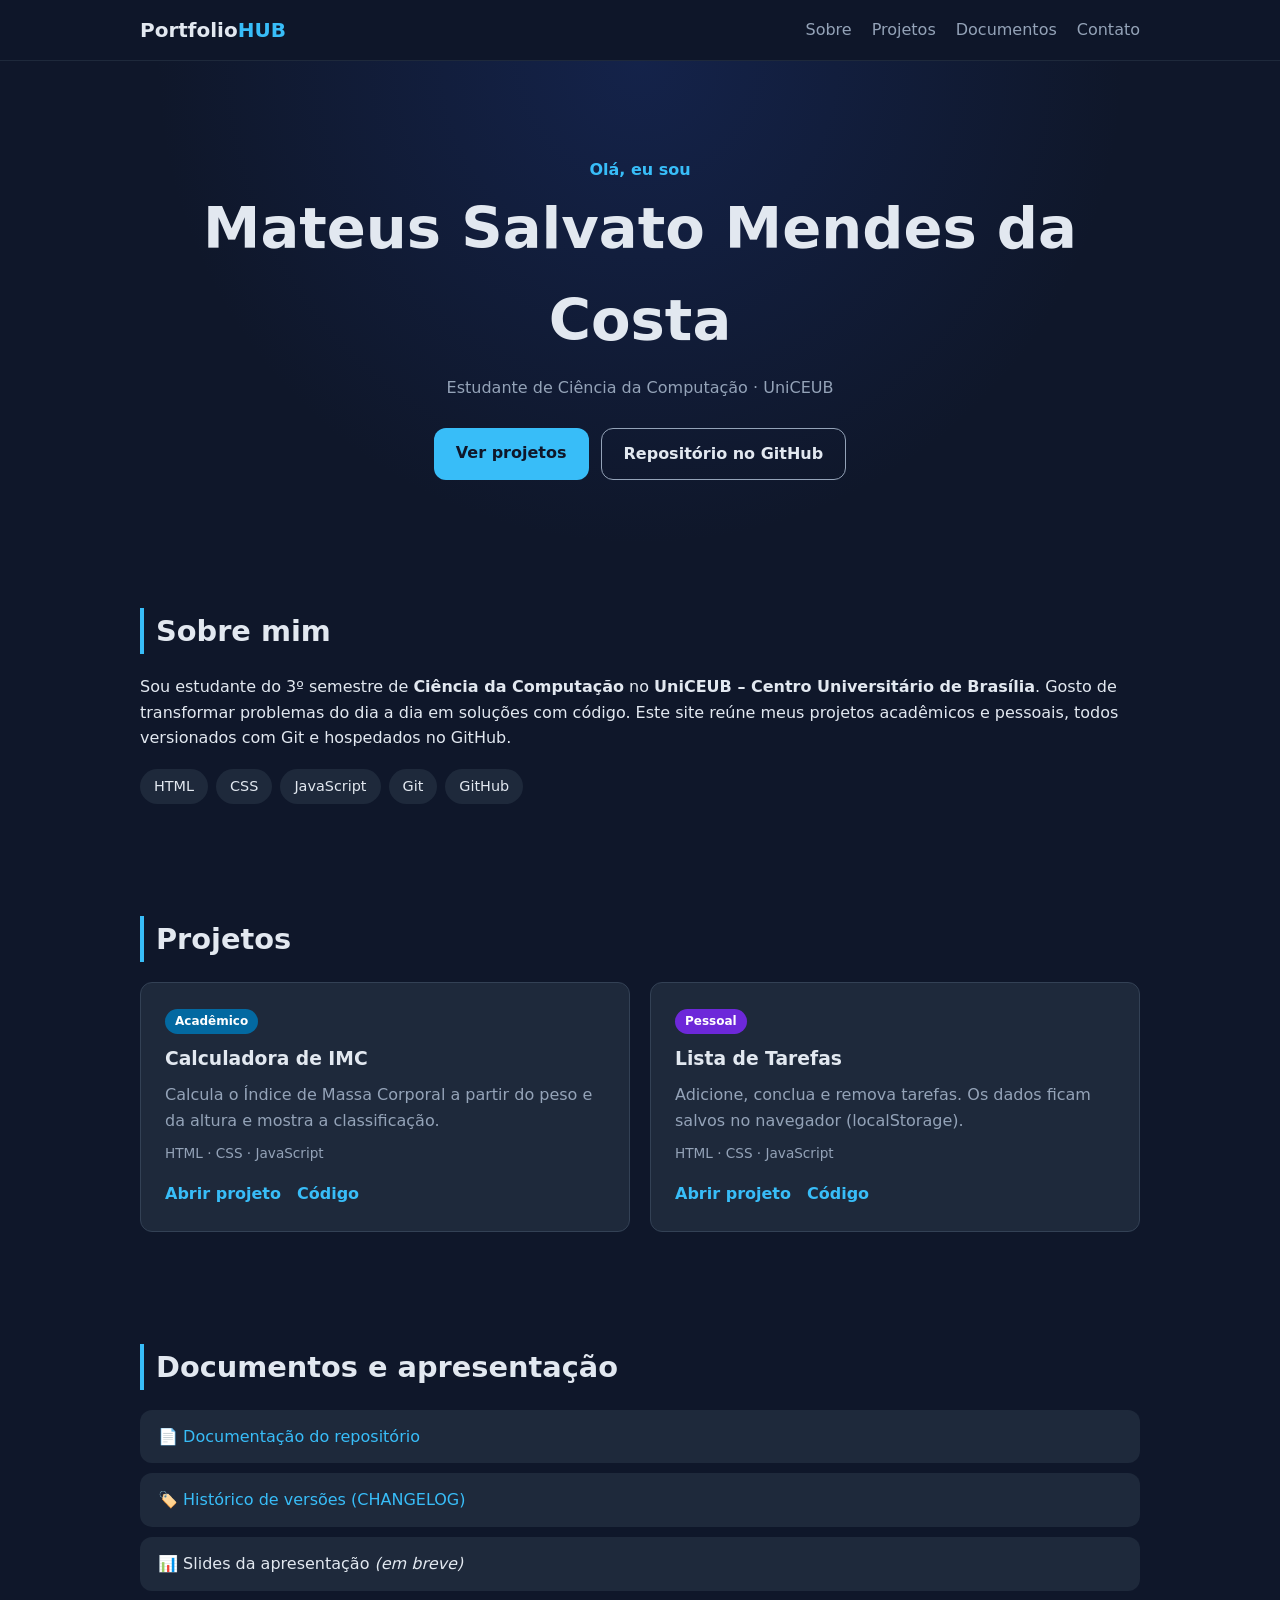
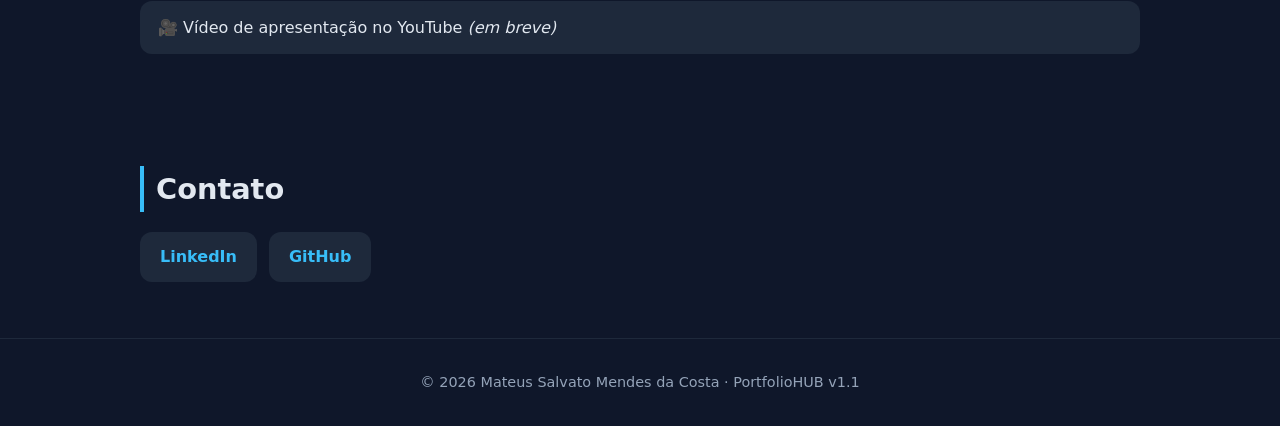
<file: index.html>
<!DOCTYPE html>
<html lang="pt-BR">
<head>
  <meta charset="UTF-8">
  <meta name="viewport" content="width=device-width, initial-scale=1.0">
  <title>PortfolioHUB | Mateus Salvato Mendes da Costa</title>
  <meta name="description" content="Portfólio de projetos acadêmicos e pessoais de Mateus Salvato Mendes da Costa.">
  <link rel="stylesheet" href="assets/css/style.css">
</head>
<body>
  <header class="topo">
    <nav class="container nav">
      <a href="#inicio" class="logo">Portfolio<span>HUB</span></a>
      <ul>
        <li><a href="#sobre">Sobre</a></li>
        <li><a href="#projetos">Projetos</a></li>
        <li><a href="#documentos">Documentos</a></li>
        <li><a href="#contato">Contato</a></li>
      </ul>
    </nav>
  </header>

  <main>
    <section id="inicio" class="hero">
      <div class="container">
        <p class="tag">Olá, eu sou</p>
        <h1>Mateus Salvato Mendes da Costa</h1>
        <p class="sub">Estudante de Ciência da Computação · UniCEUB</p>
        <div class="botoes">
          <a class="btn" href="#projetos">Ver projetos</a>
          <a class="btn btn-sec" href="https://github.com/salvalean123/PortfolioHUB" target="_blank" rel="noopener">Repositório no GitHub</a>
        </div>
      </div>
    </section>

    <section id="sobre" class="container secao">
      <h2>Sobre mim</h2>
      <p>Sou estudante do 3º semestre de <strong>Ciência da Computação</strong> no <strong>UniCEUB – Centro Universitário de Brasília</strong>. Gosto de transformar problemas do dia a dia em soluções com código. Este site reúne meus projetos acadêmicos e pessoais, todos versionados com Git e hospedados no GitHub.</p>
      <ul class="skills">
        <li>HTML</li><li>CSS</li><li>JavaScript</li><li>Git</li><li>GitHub</li>
      </ul>
    </section>

    <section id="projetos" class="container secao">
      <h2>Projetos</h2>
      <div class="cards">
        <article class="card">
          <span class="selo">Acadêmico</span>
          <h3>Calculadora de IMC</h3>
          <p>Calcula o Índice de Massa Corporal a partir do peso e da altura e mostra a classificação.</p>
          <p class="tec">HTML · CSS · JavaScript</p>
          <div class="links">
            <a href="projetos-academicos/calculadora-imc/">Abrir projeto</a>
            <a href="https://github.com/salvalean123/PortfolioHUB/tree/main/projetos-academicos/calculadora-imc" target="_blank" rel="noopener">Código</a>
          </div>
        </article>
        <article class="card">
          <span class="selo pessoal">Pessoal</span>
          <h3>Lista de Tarefas</h3>
          <p>Adicione, conclua e remova tarefas. Os dados ficam salvos no navegador (localStorage).</p>
          <p class="tec">HTML · CSS · JavaScript</p>
          <div class="links">
            <a href="projetos-pessoais/lista-de-tarefas/">Abrir projeto</a>
            <a href="https://github.com/salvalean123/PortfolioHUB/tree/main/projetos-pessoais/lista-de-tarefas" target="_blank" rel="noopener">Código</a>
          </div>
        </article>
      </div>
    </section>

    <section id="documentos" class="container secao">
      <h2>Documentos e apresentação</h2>
      <ul class="docs">
        <li><a href="https://github.com/salvalean123/PortfolioHUB/blob/main/documentacao/README.md" target="_blank" rel="noopener">📄 Documentação do repositório</a></li>
        <li><a href="https://github.com/salvalean123/PortfolioHUB/blob/main/CHANGELOG.md" target="_blank" rel="noopener">🏷️ Histórico de versões (CHANGELOG)</a></li>
        <li>📊 Slides da apresentação <em>(em breve)</em></li>
        <li>🎥 Vídeo de apresentação no YouTube <em>(em breve)</em></li>
      </ul>
    </section>

    <section id="contato" class="container secao">
      <h2>Contato</h2>
      <div class="contatos">
        <a href="https://www.linkedin.com/in/mateus-salvato-68b724317" target="_blank" rel="noopener">LinkedIn</a>
        <a href="https://github.com/salvalean123" target="_blank" rel="noopener">GitHub</a>
      </div>
    </section>
  </main>

  <footer class="rodape">
    <p>© <span id="ano"></span> Mateus Salvato Mendes da Costa · PortfolioHUB v1.1</p>
  </footer>

  <script>document.getElementById('ano').textContent = new Date().getFullYear();</script>
</body>
</html>
</file>
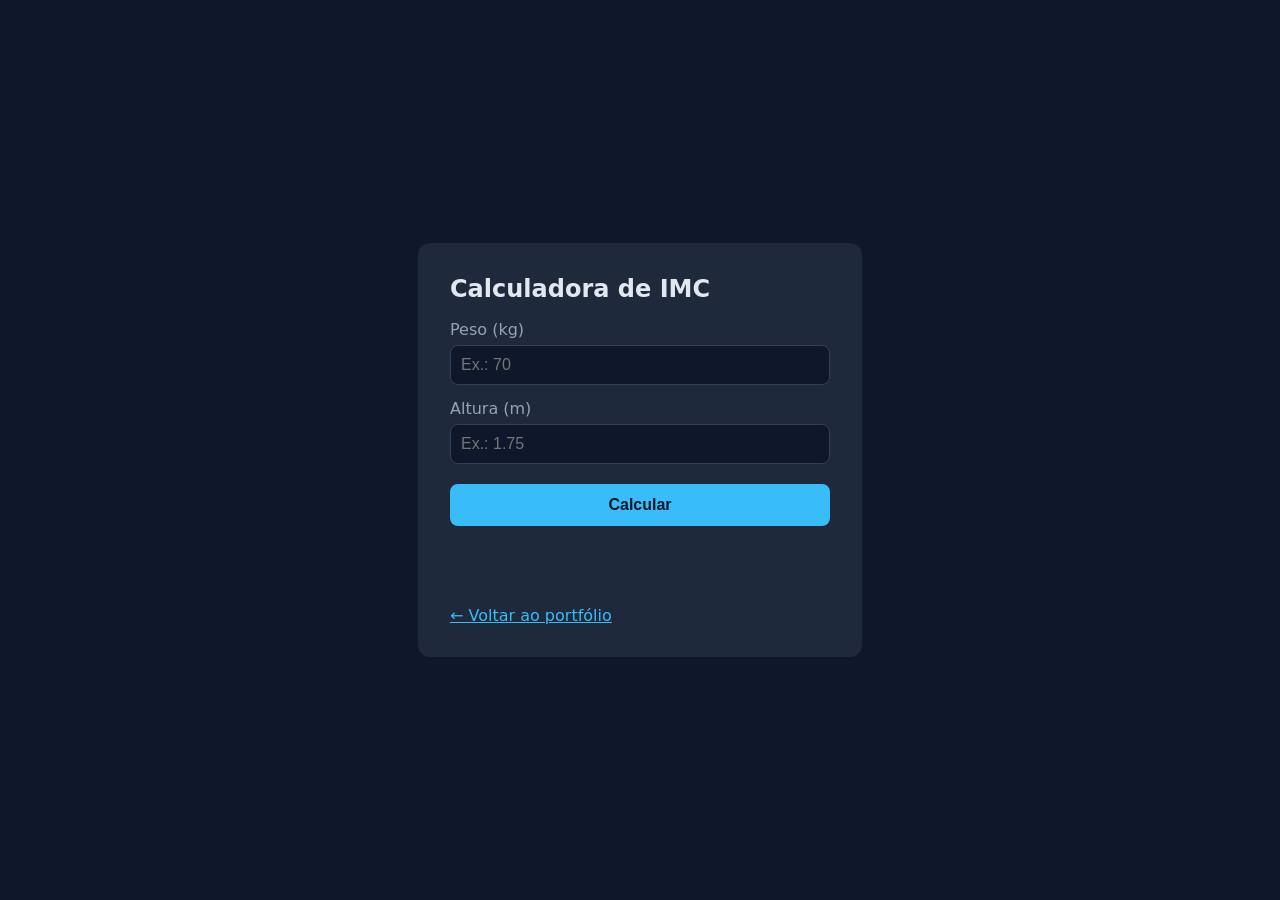
<file: projetos-academicos/calculadora-imc/index.html>
<!DOCTYPE html>
<html lang="pt-BR">
<head>
  <meta charset="UTF-8">
  <meta name="viewport" content="width=device-width, initial-scale=1.0">
  <title>Calculadora de IMC</title>
  <style>
    body { font-family: system-ui, sans-serif; background: #0f172a; color: #e2e8f0; display: grid; place-items: center; min-height: 100vh; margin: 0; padding: 16px; box-sizing: border-box; }
    .box { background: #1e293b; padding: 32px; border-radius: 12px; width: min(380px, 100%); }
    h1 { margin-top: 0; font-size: 1.5rem; }
    label { display: block; margin: 14px 0 6px; color: #94a3b8; }
    input { width: 100%; padding: 10px; border-radius: 8px; border: 1px solid #334155; background: #0f172a; color: inherit; font-size: 1rem; box-sizing: border-box; }
    button { margin-top: 20px; width: 100%; padding: 12px; border: 0; border-radius: 8px; background: #38bdf8; color: #0f172a; font-weight: 700; font-size: 1rem; cursor: pointer; }
    #resultado { margin-top: 20px; font-size: 1.1rem; min-height: 1.5em; }
    a { color: #38bdf8; display: inline-block; margin-top: 16px; }
  </style>
</head>
<body>
  <main class="box">
    <h1>Calculadora de IMC</h1>
    <form id="form">
      <label for="peso">Peso (kg)</label>
      <input id="peso" type="number" step="0.1" min="1" required placeholder="Ex.: 70">
      <label for="altura">Altura (m)</label>
      <input id="altura" type="number" step="0.01" min="0.5" required placeholder="Ex.: 1.75">
      <button type="submit">Calcular</button>
    </form>
    <p id="resultado" aria-live="polite"></p>
    <a href="../../">← Voltar ao portfólio</a>
  </main>

  <script>
    function classificar(imc) {
      if (imc < 18.5) return 'Abaixo do peso';
      if (imc < 25) return 'Peso normal';
      if (imc < 30) return 'Sobrepeso';
      if (imc < 35) return 'Obesidade grau I';
      if (imc < 40) return 'Obesidade grau II';
      return 'Obesidade grau III';
    }

    document.getElementById('form').addEventListener('submit', (e) => {
      e.preventDefault();
      const peso = parseFloat(document.getElementById('peso').value);
      const altura = parseFloat(document.getElementById('altura').value);
      const imc = peso / (altura * altura);
      document.getElementById('resultado').textContent =
        `IMC: ${imc.toFixed(1)} — ${classificar(imc)}`;
    });
  </script>
</body>
</html>
</file>
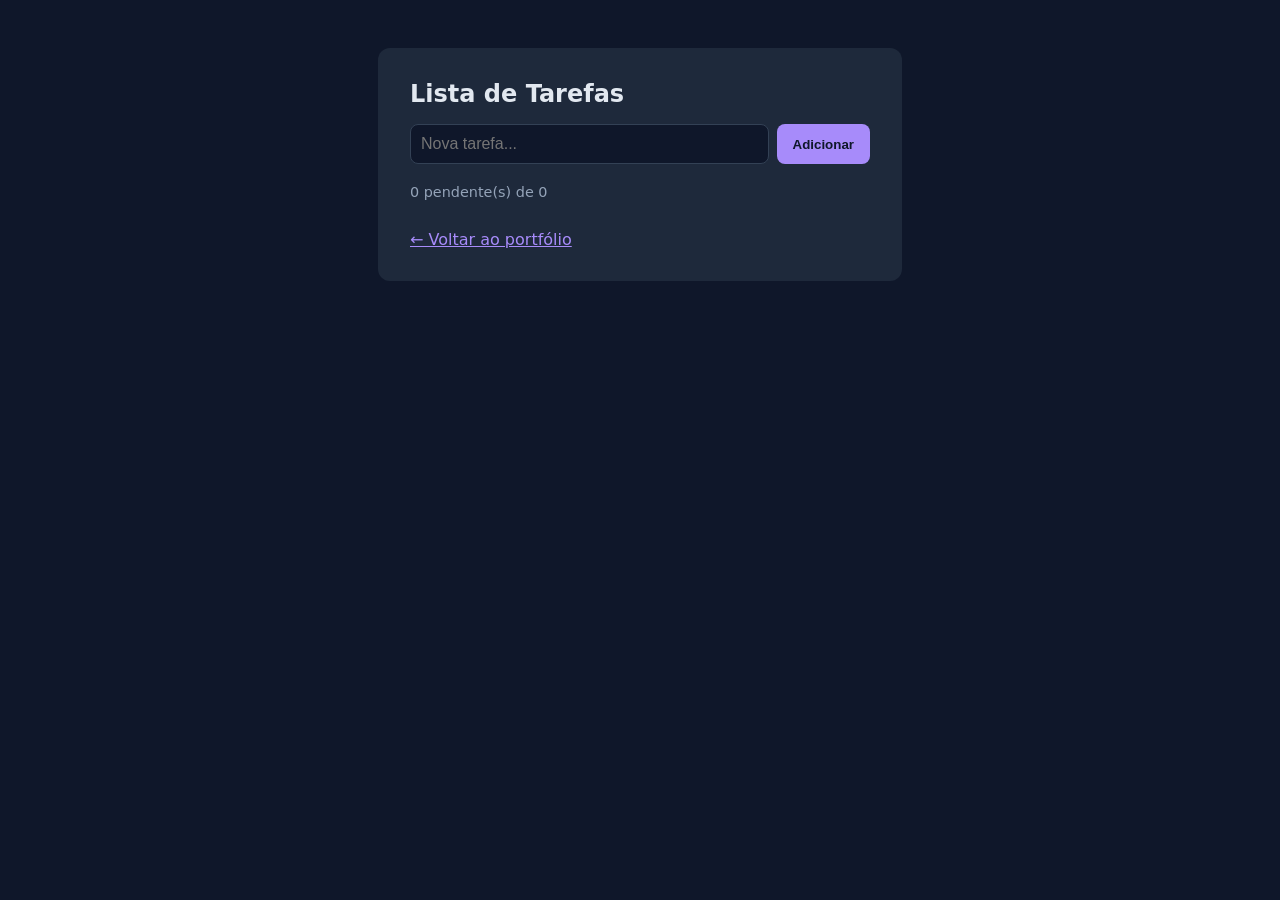
<file: projetos-pessoais/lista-de-tarefas/index.html>
<!DOCTYPE html>
<html lang="pt-BR">
<head>
  <meta charset="UTF-8">
  <meta name="viewport" content="width=device-width, initial-scale=1.0">
  <title>Lista de Tarefas</title>
  <style>
    body { font-family: system-ui, sans-serif; background: #0f172a; color: #e2e8f0; display: grid; place-items: start center; min-height: 100vh; margin: 0; padding: 48px 16px; box-sizing: border-box; }
    .box { background: #1e293b; padding: 32px; border-radius: 12px; width: min(460px, 100%); }
    h1 { margin-top: 0; font-size: 1.5rem; }
    form { display: flex; gap: 8px; }
    input { flex: 1; padding: 10px; border-radius: 8px; border: 1px solid #334155; background: #0f172a; color: inherit; font-size: 1rem; min-width: 0; }
    button { padding: 10px 16px; border: 0; border-radius: 8px; background: #a78bfa; color: #0f172a; font-weight: 700; cursor: pointer; }
    ul { list-style: none; padding: 0; margin: 20px 0 0; }
    li { display: flex; align-items: center; gap: 10px; padding: 10px 0; border-bottom: 1px solid #334155; }
    li span { flex: 1; cursor: pointer; }
    li.feita span { text-decoration: line-through; color: #64748b; }
    .remover { background: transparent; color: #f87171; padding: 4px 8px; }
    #contador { color: #94a3b8; font-size: .9rem; margin-top: 12px; }
    a { color: #a78bfa; display: inline-block; margin-top: 16px; }
  </style>
</head>
<body>
  <main class="box">
    <h1>Lista de Tarefas</h1>
    <form id="form">
      <input id="nova" placeholder="Nova tarefa..." required aria-label="Nova tarefa">
      <button type="submit">Adicionar</button>
    </form>
    <ul id="lista"></ul>
    <p id="contador"></p>
    <a href="../../">← Voltar ao portfólio</a>
  </main>

  <script>
    const CHAVE = 'portfoliohub-tarefas';
    let tarefas = [];
    try { tarefas = JSON.parse(localStorage.getItem(CHAVE)) || []; } catch { tarefas = []; }

    function salvar() {
      try { localStorage.setItem(CHAVE, JSON.stringify(tarefas)); } catch {}
    }

    function renderizar() {
      const lista = document.getElementById('lista');
      lista.innerHTML = '';
      tarefas.forEach((t, i) => {
        const li = document.createElement('li');
        if (t.feita) li.classList.add('feita');

        const texto = document.createElement('span');
        texto.textContent = t.texto;
        texto.title = 'Clique para concluir';
        texto.onclick = () => { t.feita = !t.feita; salvar(); renderizar(); };

        const remover = document.createElement('button');
        remover.className = 'remover';
        remover.textContent = '✕';
        remover.setAttribute('aria-label', 'Remover tarefa');
        remover.onclick = () => { tarefas.splice(i, 1); salvar(); renderizar(); };

        li.append(texto, remover);
        lista.appendChild(li);
      });
      const pendentes = tarefas.filter(t => !t.feita).length;
      document.getElementById('contador').textContent = `${pendentes} pendente(s) de ${tarefas.length}`;
    }

    document.getElementById('form').addEventListener('submit', (e) => {
      e.preventDefault();
      const campo = document.getElementById('nova');
      tarefas.push({ texto: campo.value.trim(), feita: false });
      campo.value = '';
      salvar();
      renderizar();
    });

    renderizar();
  </script>
</body>
</html>
</file>
<file: assets/css/style.css>
:root {
  --fundo: #0f172a;
  --fundo-2: #1e293b;
  --texto: #e2e8f0;
  --suave: #94a3b8;
  --destaque: #38bdf8;
  --destaque-2: #a78bfa;
  --raio: 12px;
}

* { box-sizing: border-box; margin: 0; padding: 0; }
html { scroll-behavior: smooth; }
body {
  font-family: system-ui, -apple-system, "Segoe UI", Roboto, sans-serif;
  background: var(--fundo);
  color: var(--texto);
  line-height: 1.6;
}
a { color: var(--destaque); text-decoration: none; }
a:hover { text-decoration: underline; }

.container { width: min(1000px, 100% - 32px); margin-inline: auto; }

/* Topo */
.topo { position: sticky; top: 0; background: rgba(15, 23, 42, .9); backdrop-filter: blur(8px); border-bottom: 1px solid var(--fundo-2); z-index: 10; }
.nav { display: flex; align-items: center; justify-content: space-between; padding: 14px 0; gap: 16px; flex-wrap: wrap; }
.logo { font-weight: 800; font-size: 1.25rem; color: var(--texto); }
.logo span { color: var(--destaque); }
.nav ul { display: flex; gap: 20px; list-style: none; flex-wrap: wrap; }
.nav ul a { color: var(--suave); }
.nav ul a:hover { color: var(--texto); text-decoration: none; }

/* Hero */
.hero { padding: 96px 0 72px; text-align: center; background: radial-gradient(circle at top, #1e3a8a55, transparent 60%); }
.tag { color: var(--destaque); font-weight: 600; }
.hero h1 { font-size: clamp(2.2rem, 6vw, 3.6rem); }
.sub { color: var(--suave); margin: 8px 0 28px; }
.botoes { display: flex; gap: 12px; justify-content: center; flex-wrap: wrap; }
.btn { background: var(--destaque); color: var(--fundo); padding: 12px 22px; border-radius: var(--raio); font-weight: 700; }
.btn:hover { text-decoration: none; filter: brightness(1.1); }
.btn-sec { background: transparent; color: var(--texto); border: 1px solid var(--suave); }

/* Seções */
.secao { padding: 56px 0; }
.secao h2 { font-size: 1.8rem; margin-bottom: 20px; border-left: 4px solid var(--destaque); padding-left: 12px; }
.skills { display: flex; flex-wrap: wrap; gap: 8px; list-style: none; margin-top: 18px; }
.skills li { background: var(--fundo-2); padding: 6px 14px; border-radius: 999px; font-size: .9rem; }

/* Cards */
.cards { display: grid; grid-template-columns: repeat(auto-fit, minmax(260px, 1fr)); gap: 20px; }
.card { background: var(--fundo-2); padding: 24px; border-radius: var(--raio); border: 1px solid #334155; transition: transform .2s; }
.card:hover { transform: translateY(-4px); border-color: var(--destaque); }
.card h3 { margin: 10px 0 8px; }
.card p { color: var(--suave); }
.tec { font-size: .85rem; margin-top: 10px; }
.selo { display: inline-block; font-size: .75rem; font-weight: 700; padding: 3px 10px; border-radius: 999px; background: #0369a1; color: #fff; }
.selo.pessoal { background: #6d28d9; }
.links { display: flex; gap: 16px; margin-top: 16px; font-weight: 600; }

/* Documentos e contato */
.docs { list-style: none; display: grid; gap: 10px; }
.docs li { background: var(--fundo-2); padding: 14px 18px; border-radius: var(--raio); }
.contatos { display: flex; gap: 12px; flex-wrap: wrap; }
.contatos a { background: var(--fundo-2); padding: 12px 20px; border-radius: var(--raio); font-weight: 600; }

.rodape { text-align: center; color: var(--suave); padding: 32px 0; border-top: 1px solid var(--fundo-2); font-size: .9rem; }
</file>
